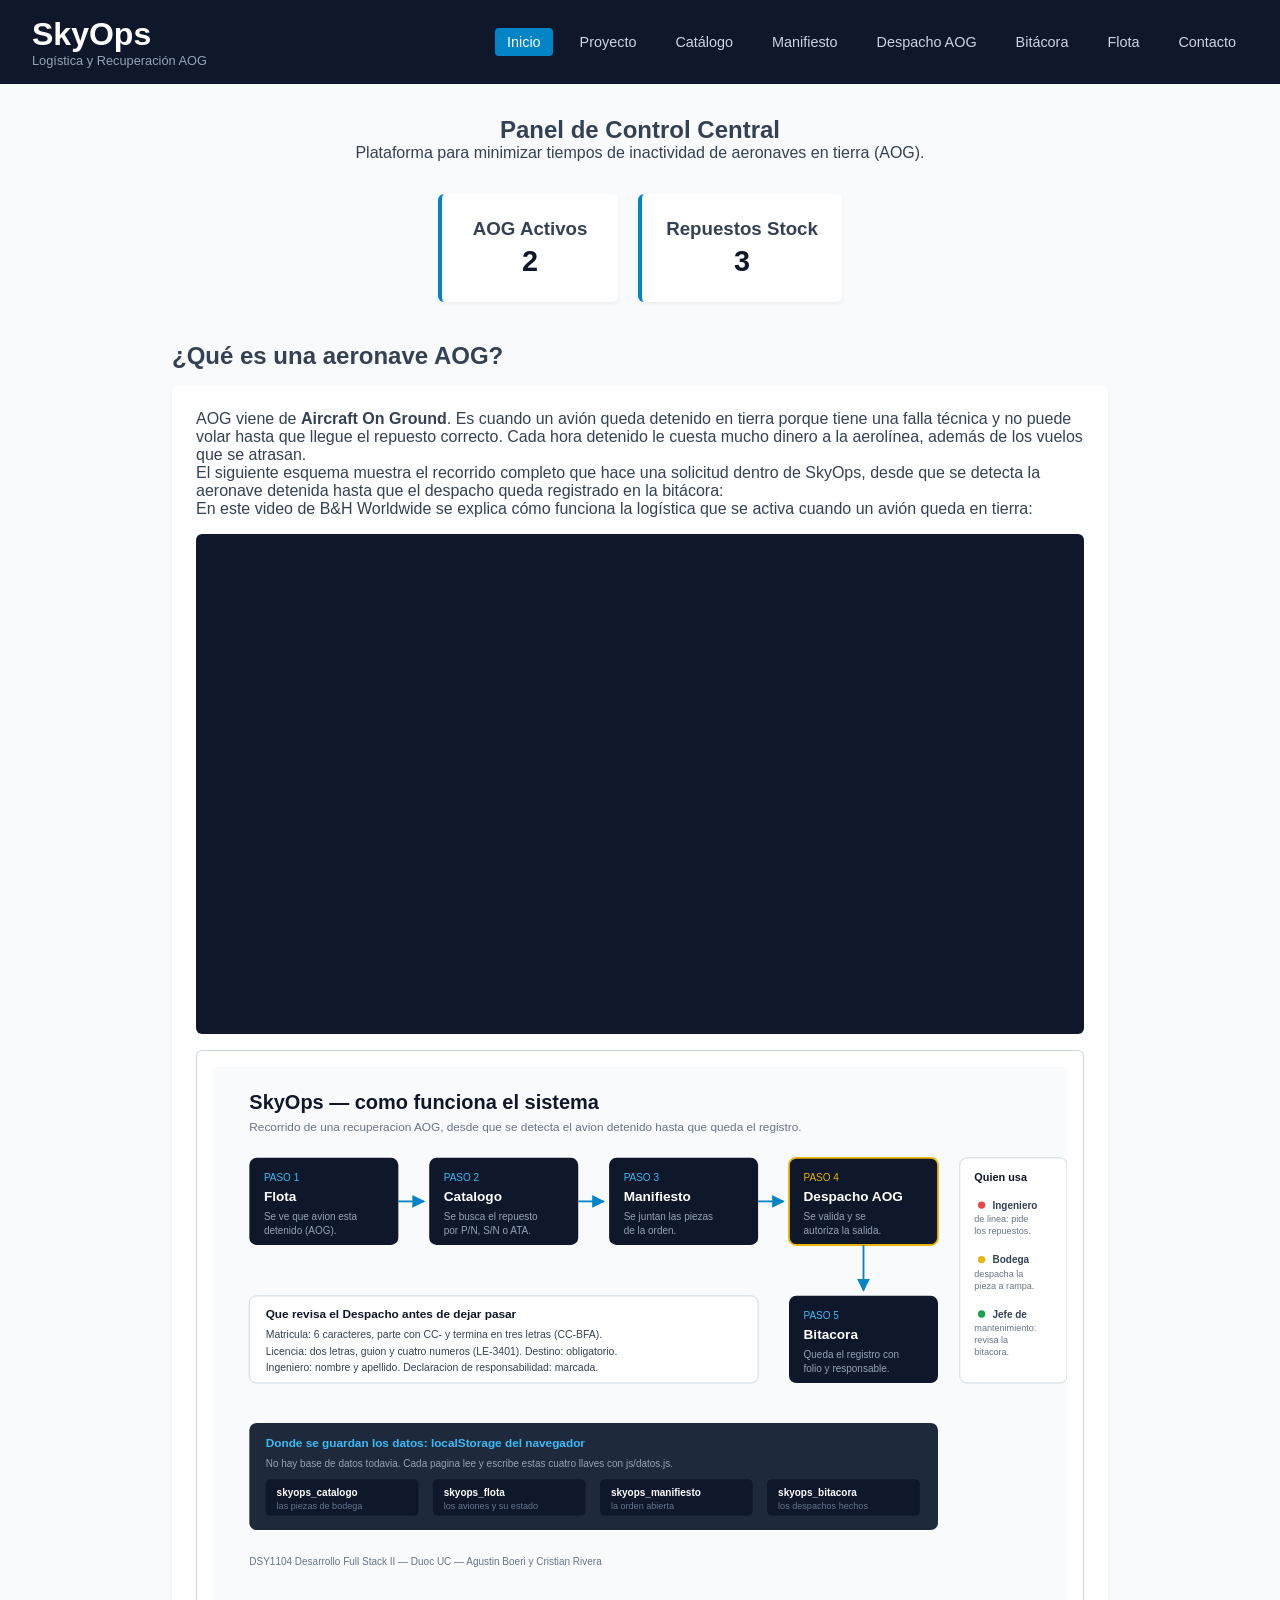
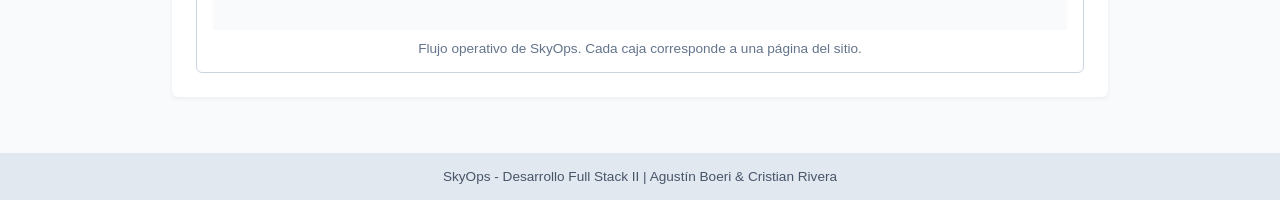
<file: index.html>
<!DOCTYPE html>
<html lang="es">
<head>
    <meta charset="UTF-8">
    <meta name="viewport" content="width=device-width, initial-scale=1.0">
    <meta name="description" content="SkyOps: plataforma de logistica y recuperacion de aeronaves detenidas en tierra (AOG). Panel central con el estado de la operacion.">
    <link rel="icon" type="image/svg+xml" href="assets/img/favicon.svg">
    <title>SkyOps - Inicio</title>
    <link rel="stylesheet" href="css/estilos.css">
    <link rel="stylesheet" href="css/formularios.css">
</head>
<body>
    <header>
        <div class="logo">
            <h1>SkyOps</h1>
            <p>Logística y Recuperación AOG</p>
        </div>
        <nav aria-label="Menu principal">
            <ul class="lista-menu">
                <li><a href="index.html" class="activo">Inicio</a></li>
                <li><a href="proyecto.html">Proyecto</a></li>
                <li><a href="catalogo.html">Catálogo</a></li>
                <li><a href="manifiesto.html">Manifiesto</a></li>
                <li><a href="despacho.html">Despacho AOG</a></li>
                <li><a href="bitacora.html">Bitácora</a></li>
                <li><a href="flota.html">Flota</a></li>
                <li><a href="contacto.html">Contacto</a></li>
            </ul>
        </nav>
    </header>

    <main class="contenedor">
        <section class="bienvenida">
            <h2>Panel de Control Central</h2>
            <p>Plataforma para minimizar tiempos de inactividad de aeronaves en tierra (AOG).</p>
        </section>

        <section class="panel-resumen">
            <article class="tarjeta-dato">
                <h3>AOG Activos</h3>
                <p id="stat-aog">0</p>
            </article>
            <article class="tarjeta-dato">
                <h3>Repuestos Stock</h3>
                <p id="stat-repuestos">0</p>
            </article>
        </section>

        <section class="seccion-video">
            <h2>&iquest;Qu&eacute; es una aeronave AOG?</h2>

            <article class="caja-formulario">
                <p>AOG viene de <strong>Aircraft On Ground</strong>. Es cuando un avi&oacute;n
                   queda detenido en tierra porque tiene una falla t&eacute;cnica y no puede
                   volar hasta que llegue el repuesto correcto. Cada hora detenido le cuesta
                   mucho dinero a la aerol&iacute;nea, adem&aacute;s de los vuelos que se atrasan.</p>
                <p>El siguiente esquema muestra el recorrido completo que hace una
                   solicitud dentro de SkyOps, desde que se detecta la aeronave detenida
                   hasta que el despacho queda registrado en la bit&aacute;cora:</p>

                <p>En este video de B&amp;H Worldwide se explica c&oacute;mo funciona la
                   log&iacute;stica que se activa cuando un avi&oacute;n queda en tierra:</p>

                <div class="marco-video">
                    <iframe src="https://www.youtube.com/embed/A2VQTHK-MQM"
                            title="Aircraft on Ground (AOG): How B&amp;H Worldwide Keeps Airlines Flying"
                            allowfullscreen></iframe>
                </div>

                <figure class="figura-diagrama">
                    <img src="docs/mockup-sistema.svg"
                         alt="Diagrama del flujo de SkyOps: Flota lleva al Cat&aacute;logo, el Cat&aacute;logo al Manifiesto, el Manifiesto al Despacho AOG y el Despacho a la Bit&aacute;cora.">
                    <figcaption>Flujo operativo de SkyOps. Cada caja corresponde a una p&aacute;gina del sitio.</figcaption>
                </figure>
            </article>
        </section>
    </main>

    <footer>
        <p>SkyOps - Desarrollo Full Stack II | Agustín Boeri & Cristian Rivera</p>
    </footer>

    <script src="js/datos.js"></script>
    <script src="js/principal.js"></script>
</body>
</html>
</file>
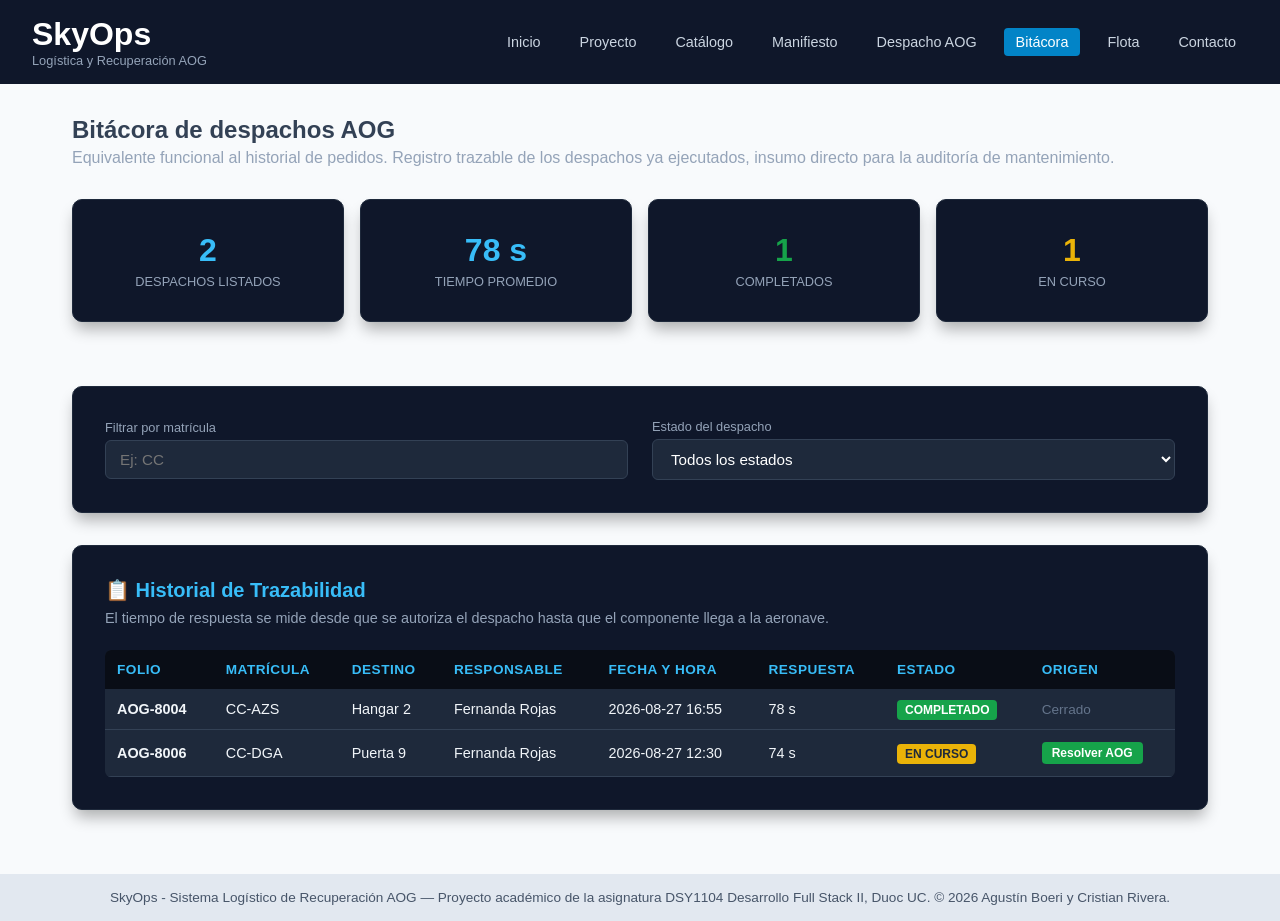
<file: bitacora.html>
<!DOCTYPE html>
<html lang="es">
<head>
    <meta charset="UTF-8">
    <meta name="viewport" content="width=device-width, initial-scale=1.0">
    <meta name="description" content="Bitacora de despachos AOG de SkyOps: registro trazable de los despachos ejecutados para la auditoria de mantenimiento.">
    <link rel="icon" type="image/svg+xml" href="assets/img/favicon.svg">
    <title>SkyOps - Bitácora de Despachos AOG</title>
    <link rel="stylesheet" href="css/estilos.css">
    <link rel="stylesheet" href="css/formularios.css">
</head>
<body>
    <header>
        <div class="logo">
            <h1>SkyOps</h1>
            <p>Logística y Recuperación AOG</p>
        </div>
        <nav aria-label="Menu principal">
            <ul class="lista-menu">
                <li><a href="index.html">Inicio</a></li>
                <li><a href="proyecto.html">Proyecto</a></li>
                <li><a href="catalogo.html">Catálogo</a></li>
                <li><a href="manifiesto.html">Manifiesto</a></li>
                <li><a href="despacho.html">Despacho AOG</a></li>
                <li><a href="bitacora.html" class="activo">Bitácora</a></li>
                <li><a href="flota.html">Flota</a></li>
                <li><a href="contacto.html">Contacto</a></li>
            </ul>
        </nav>
    </header>

    <main class="contenedor contenedor-ancho">
        <section class="encabezado-pagina">
            <h2>Bitácora de despachos AOG</h2>
            <p class="texto-secundario">Equivalente funcional al historial de pedidos. Registro trazable de los despachos ya ejecutados, insumo directo para la auditoría de mantenimiento.</p>
        </section>

        <section class="grid-kpis grid-kpis">
            <article class="seccion-oscura tarjeta-kpi">
                <span id="kpi-total" class="numero-kpi">0</span>
                <p class="etiqueta-kpi">Despachos Listados</p>
            </article>
            <article class="seccion-oscura tarjeta-kpi">
                <span class="numero-kpi">78 s</span>
                <p class="etiqueta-kpi">Tiempo Promedio</p>
            </article>
            <article class="seccion-oscura tarjeta-kpi">
                <span id="kpi-completados" class="numero-kpi numero-verde">0</span>
                <p class="etiqueta-kpi">Completados</p>
            </article>
            <article class="seccion-oscura tarjeta-kpi">
                <span id="kpi-cursos" class="numero-kpi numero-amarillo">0</span>
                <p class="etiqueta-kpi">En Curso</p>
            </article>
        </section>

        <section class="seccion-oscura fila-filtros">
            <div class="columna-flexible">
                <label class="label-form">Filtrar por matrícula</label>
                <input type="text" id="filtro-mat" placeholder="Ej: CC" class="input-custom">
            </div>
            <div class="columna-flexible">
                <label class="label-form">Estado del despacho</label>
                <select id="filtro-estado" class="input-custom">
                    <option value="">Todos los estados</option>
                    <option value="COMPLETADO">COMPLETADO</option>
                    <option value="EN CURSO">EN CURSO</option>
                </select>
            </div>
        </section>

        <section class="seccion-oscura">
            <h3 class="titulo-seccion">📋 Historial de Trazabilidad</h3>
            <p class="subtitulo-seccion">El tiempo de respuesta se mide desde que se autoriza el despacho hasta que el componente llega a la aeronave.</p>
            <div class="tabla-scroll">
                <table class="tabla-despacho">
                    <thead>
                        <tr>
                            <th>Folio</th>
                            <th>Matrícula</th>
                            <th>Destino</th>
                            <th>Responsable</th>
                            <th>Fecha y Hora</th>
                            <th>Respuesta</th>
                            <th>Estado</th>
                            <th>Origen</th>
                        </tr>
                    </thead>
                    <tbody id="tabla-bitacora-body">
                        <!-- Dinámico vía JS -->
                    </tbody>
                </table>
            </div>
        </section>
    </main>

    <footer>
        <p>SkyOps - Sistema Logístico de Recuperación AOG — Proyecto académico de la asignatura DSY1104 Desarrollo Full Stack II, Duoc UC. © 2026 Agustín Boeri y Cristian Rivera.</p>
    </footer>

    <script src="js/datos.js"></script>
    <script src="js/bitacora.js"></script>
</body>
</html>
</file>
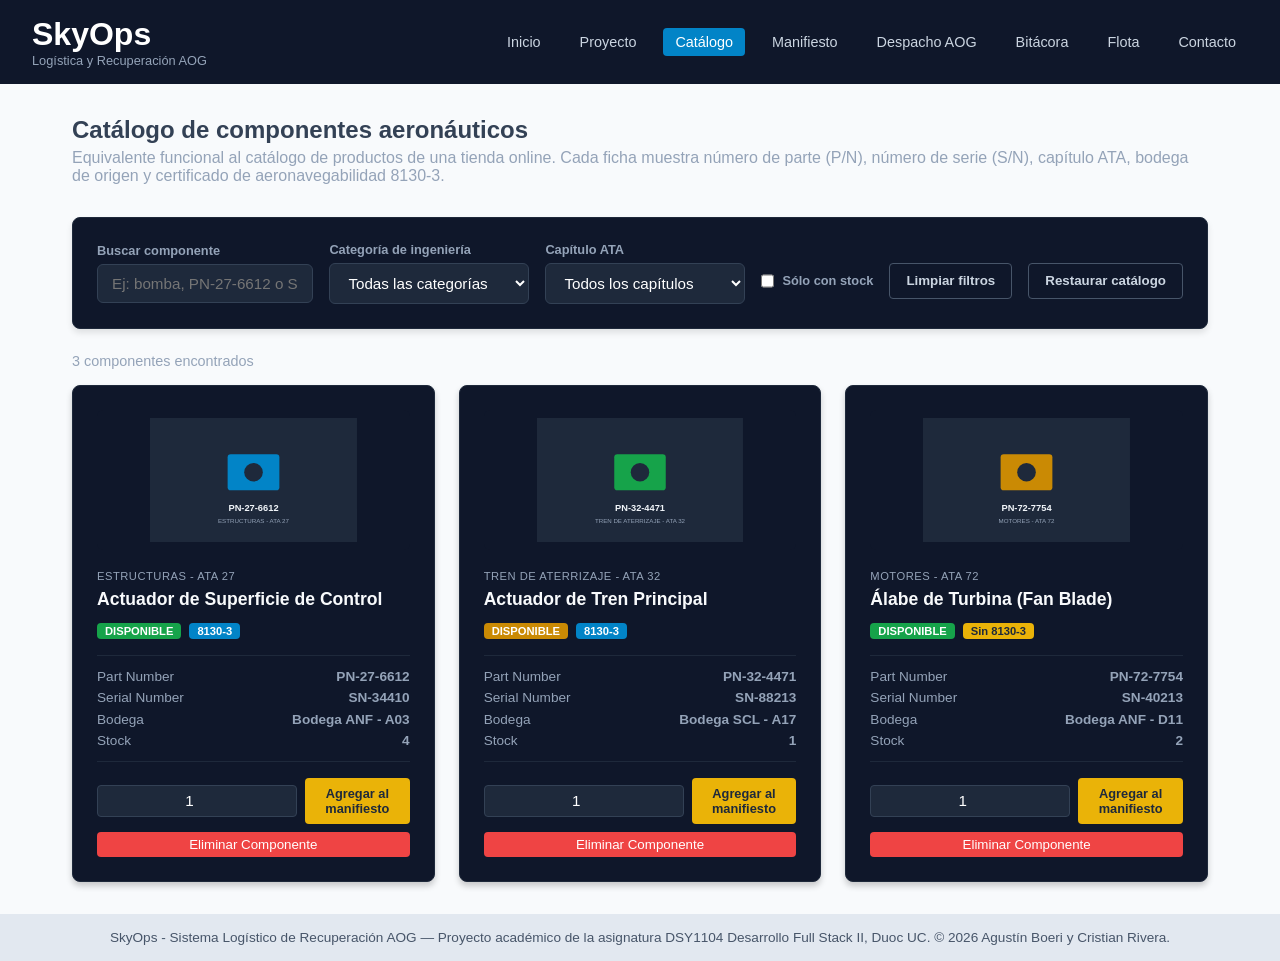
<file: catalogo.html>
<!DOCTYPE html>
<html lang="es">
<head>
    <meta charset="UTF-8">
    <meta name="viewport" content="width=device-width, initial-scale=1.0">
    <meta name="description" content="Catalogo de componentes aeronauticos de SkyOps: numero de parte, numero de serie, capitulo ATA, bodega, stock y certificado 8130-3.">
    <link rel="icon" type="image/svg+xml" href="assets/img/favicon.svg">
    <title>SkyOps - Catálogo de Componentes</title>
    <link rel="stylesheet" href="css/estilos.css">
    <link rel="stylesheet" href="css/formularios.css">
</head>
<body>
    <header>
        <div class="logo">
            <h1>SkyOps</h1>
            <p>Logística y Recuperación AOG</p>
        </div>
        <nav aria-label="Menu principal">
            <ul class="lista-menu">
                <li><a href="index.html">Inicio</a></li>
                <li><a href="proyecto.html">Proyecto</a></li>
                <li><a href="catalogo.html" class="activo">Catálogo</a></li>
                <li><a href="manifiesto.html">Manifiesto</a></li>
                <li><a href="despacho.html">Despacho AOG</a></li>
                <li><a href="bitacora.html">Bitácora</a></li>
                <li><a href="flota.html">Flota</a></li>
                <li><a href="contacto.html">Contacto</a></li>
            </ul>
        </nav>
    </header>

    <main class="contenedor contenedor-ancho">
        <section class="encabezado-pagina">
            <h2>Catálogo de componentes aeronáuticos</h2>
            <p class="texto-secundario">Equivalente funcional al catálogo de productos de una tienda online. Cada ficha muestra número de parte (P/N), número de serie (S/N), capítulo ATA, bodega de origen y certificado de aeronavegabilidad 8130-3.</p>
        </section>

        <section class="panel-filtros">
            <div class="filtro-grupo principal">
                <label for="input-buscar">Buscar componente</label>
                <input type="text" id="input-buscar" placeholder="Ej: bomba, PN-27-6612 o SN-34410" class="input-custom">
            </div>
            <div class="filtro-grupo">
                <label for="filtro-categoria">Categoría de ingeniería</label>
                <select id="filtro-categoria" class="input-custom">
                    <option value="">Todas las categorías</option>
                    <option value="ESTRUCTURAS">Estructuras</option>
                    <option value="MOTORES">Motores</option>
                    <option value="TREN">Tren de Aterrizaje</option>
                </select>
            </div>
            <div class="filtro-grupo">
                <label for="filtro-ata">Capítulo ATA</label>
                <select id="filtro-ata" class="input-custom">
                    <option value="">Todos los capítulos</option>
                    <option value="ATA 27">ATA 27 (Mandos)</option>
                    <option value="ATA 32">ATA 32 (Tren)</option>
                    <option value="ATA 72">ATA 72 (Motor)</option>
                </select>
            </div>
            <div class="filtro-grupo filtro-abajo">
                <label class="label-check">
                    <input type="checkbox" id="check-stock" class="check-stock">
                    Sólo con stock
                </label>
            </div>
            <div class="filtro-grupo filtro-abajo">
                <button id="btn-limpiar-filtros" class="btn-secundario btn-alineado">Limpiar filtros</button>
            </div>
            <div class="filtro-grupo filtro-abajo">
                <button id="btn-restaurar-catalogo" class="btn-secundario btn-alineado">Restaurar catálogo</button>
            </div>
        </section>

        <p id="aviso-aeronave" class="aviso-aeronave"></p>

        <p id="contador-resultados" class="contador-resultados"></p>

        <div id="grid-catalogo" class="grid-componentes">
            <!-- Dinámico vía JS -->
        </div>
    </main>

    <footer>
        <p>SkyOps - Sistema Logístico de Recuperación AOG — Proyecto académico de la asignatura DSY1104 Desarrollo Full Stack II, Duoc UC. © 2026 Agustín Boeri y Cristian Rivera.</p>
    </footer>

    <script src="js/datos.js"></script>
    <script src="js/catalogo.js"></script>
</body>
</html>
</file>
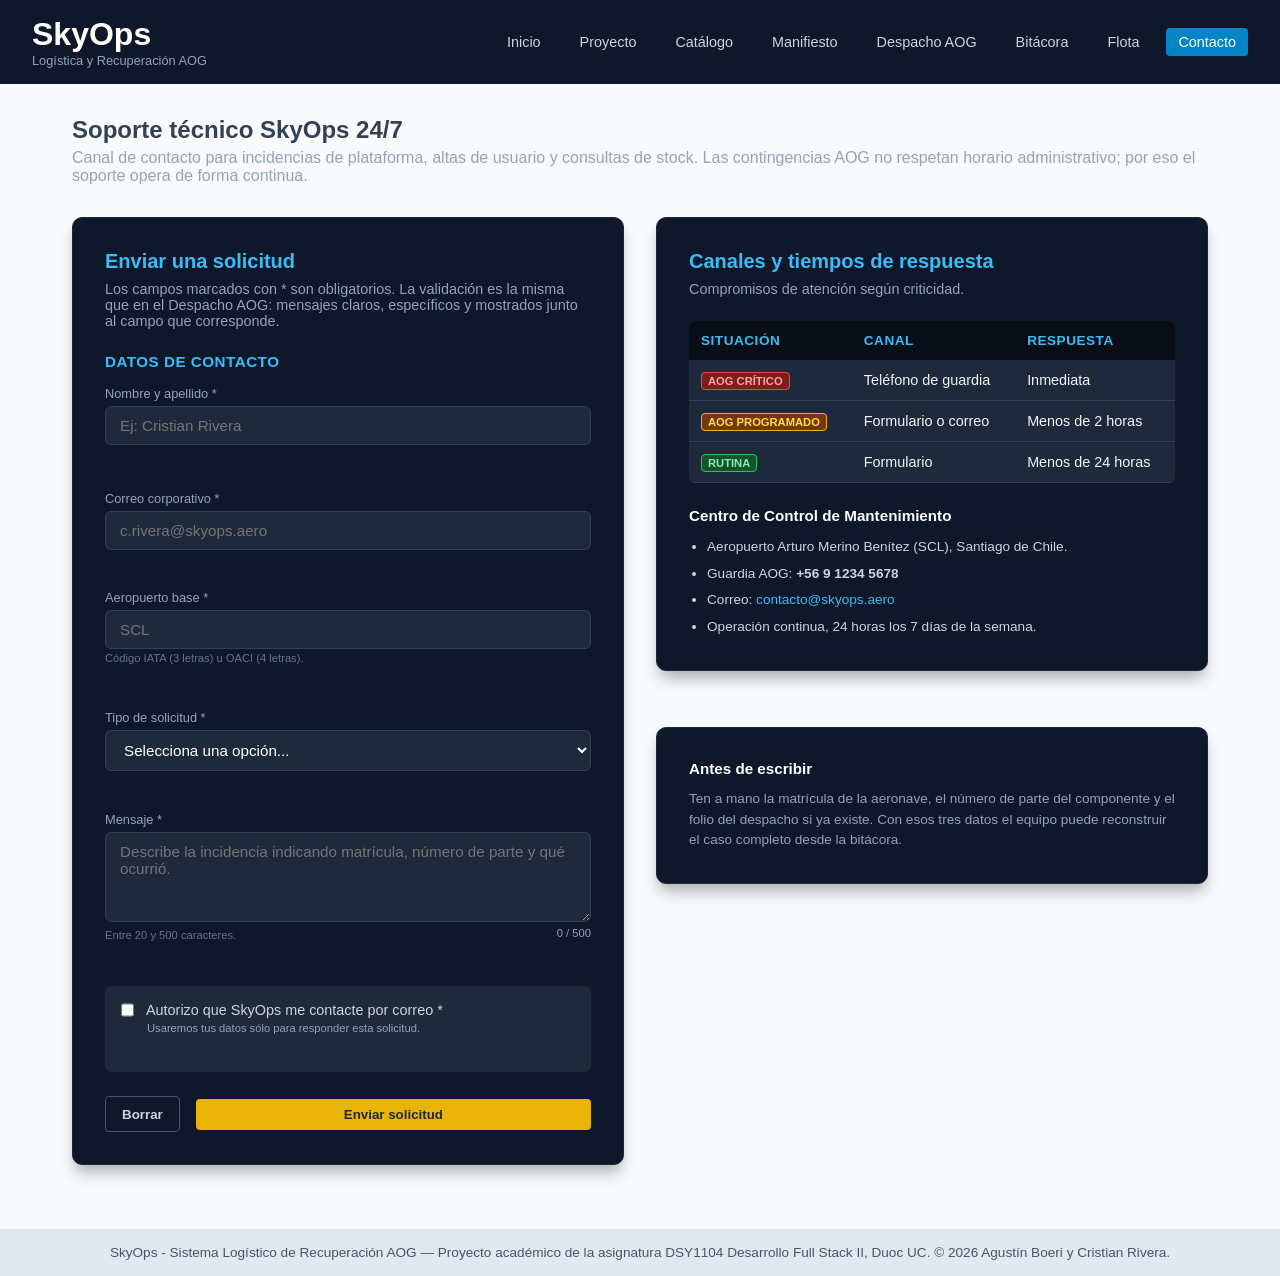
<file: contacto.html>
<!DOCTYPE html>
<html lang="es">
<head>
    <meta charset="UTF-8">
    <meta name="viewport" content="width=device-width, initial-scale=1.0">
    <meta name="description" content="Soporte tecnico SkyOps 24/7: canal de contacto para incidencias de plataforma, altas de usuario y consultas de stock.">
    <link rel="icon" type="image/svg+xml" href="assets/img/favicon.svg">
    <title>SkyOps - Soporte técnico 24/7</title>
    <link rel="stylesheet" href="css/estilos.css">
    <link rel="stylesheet" href="css/formularios.css">
</head>
<body>
    <header>
        <div class="logo">
            <h1>SkyOps</h1>
            <p>Logística y Recuperación AOG</p>
        </div>
        <nav aria-label="Menu principal">
            <ul class="lista-menu">
                <li><a href="index.html">Inicio</a></li>
                <li><a href="proyecto.html">Proyecto</a></li>
                <li><a href="catalogo.html">Catálogo</a></li>
                <li><a href="manifiesto.html">Manifiesto</a></li>
                <li><a href="despacho.html">Despacho AOG</a></li>
                <li><a href="bitacora.html">Bitácora</a></li>
                <li><a href="flota.html">Flota</a></li>
                <li><a href="contacto.html" class="activo">Contacto</a></li>
            </ul>
        </nav>
    </header>

    <main class="contenedor contenedor-ancho">
        <section class="encabezado-pagina">
            <h2>Soporte técnico SkyOps 24/7</h2>
            <p class="texto-secundario">Canal de contacto para incidencias de plataforma, altas de usuario y consultas de stock. Las contingencias AOG no respetan horario administrativo; por eso el soporte opera de forma continua.</p>
        </section>

        <section class="layout-contacto">
            
            <!-- Formulario de Solicitud -->
            <form id="form-contacto" class="seccion-oscura sin-margen-abajo" novalidate>
                <h3 class="titulo-seccion">Enviar una solicitud</h3>
                <p class="subtitulo-seccion">Los campos marcados con * son obligatorios. La validación es la misma que en el Despacho AOG: mensajes claros, específicos y mostrados junto al campo que corresponde.</p>

                <h4 class="subtitulo-grupo">Datos de contacto</h4>
                
                <div class="grid-2 espacio-abajo-chico">
                    <div class="campo">
                        <label class="label-form" for="nombre-contacto">Nombre y apellido *</label>
                        <input type="text" id="nombre-contacto" placeholder="Ej: Cristian Rivera" class="input-custom" autocomplete="name">
                        <span class="error-campo" id="error-nombre"></span>
                    </div>
                    <div class="campo">
                        <label class="label-form" for="correo-contacto">Correo corporativo *</label>
                        <input type="email" id="correo-contacto" placeholder="c.rivera@skyops.aero" class="input-custom" autocomplete="email">
                        <span class="error-campo" id="error-correo"></span>
                    </div>
                </div>

                <div class="grid-2 espacio-abajo-chico">
                    <div class="campo">
                        <label class="label-form" for="aeropuerto-base">Aeropuerto base *</label>
                        <input type="text" id="aeropuerto-base" list="lista-aeropuertos" placeholder="SCL" class="input-custom" maxlength="4" autocomplete="off">
                        <datalist id="lista-aeropuertos">
                            <option value="SCL">Santiago</option>
                            <option value="ANF">Antofagasta</option>
                            <option value="CCP">Concepcion</option>
                            <option value="PMC">Puerto Montt</option>
                        </datalist>
                        <span class="pista-campo">Código IATA (3 letras) u OACI (4 letras).</span>
                        <span class="error-campo" id="error-aeropuerto"></span>
                    </div>
                    <div class="campo">
                        <label class="label-form" for="tipo-solicitud">Tipo de solicitud *</label>
                        <select id="tipo-solicitud" class="input-custom">
                            <option value="">Selecciona una opción...</option>
                            <option value="AOG Crítico">AOG Crítico (Inmediato)</option>
                            <option value="AOG Programado">AOG Programado (&lt; 2 horas)</option>
                            <option value="Rutina">Rutina / Stock (&lt; 24 horas)</option>
                        </select>
                        <span class="error-campo" id="error-tipo"></span>
                    </div>
                </div>

                <div class="espacio-abajo-chico campo">
                    <label class="label-form" for="mensaje-contacto">Mensaje *</label>
                    <textarea id="mensaje-contacto" placeholder="Describe la incidencia indicando matrícula, número de parte y qué ocurrió." rows="4" class="input-custom"></textarea>
                    <div class="fila-contador">
                        <span class="pista-campo">Entre 20 y 500 caracteres.</span>
                        <span id="contador-caracteres" class="contador-caracteres">0 / 500</span>
                    </div>
                    <span class="error-campo" id="error-mensaje"></span>
                </div>

                <div class="caja-declaracion">
                    <label class="label-declaracion">
                        <input type="checkbox" id="check-autorizacion" class="check-amarillo">
                        Autorizo que SkyOps me contacte por correo *
                    </label>
                    <span class="nota-consentimiento">Usaremos tus datos sólo para responder esta solicitud.</span>
                    <span class="error-campo" id="error-consentimiento"></span>
                </div>

                <div class="acciones-form">
                    <button type="button" class="btn-secundario" onclick="document.getElementById('form-contacto').reset()">Borrar</button>
                    <button type="submit" class="btn-manifesto btn-enviar">Enviar solicitud</button>
                </div>
            </form>

            <!-- Canales y Tiempos de Respuesta -->
            <div class="columna-lateral">
                <div class="seccion-oscura sin-margen-abajo">
                    <h3 class="titulo-seccion">Canales y tiempos de respuesta</h3>
                    <p class="subtitulo-seccion">Compromisos de atención según criticidad.</p>
                    
                    <div class="tabla-scroll espacio-abajo">
                        <table class="tabla-despacho">
                            <thead>
                                <tr>
                                    <th>Situación</th>
                                    <th>Canal</th>
                                    <th>Respuesta</th>
                                </tr>
                            </thead>
                            <tbody>
                                <tr>
                                    <td><span class="badge-critico">AOG CRÍTICO</span></td>
                                    <td>Teléfono de guardia</td>
                                    <td>Inmediata</td>
                                </tr>
                                <tr>
                                    <td><span class="badge-programado">AOG PROGRAMADO</span></td>
                                    <td>Formulario o correo</td>
                                    <td>Menos de 2 horas</td>
                                </tr>
                                <tr>
                                    <td><span class="badge-rutina">RUTINA</span></td>
                                    <td>Formulario</td>
                                    <td>Menos de 24 horas</td>
                                </tr>
                            </tbody>
                        </table>
                    </div>

                    <h4 class="titulo-sub">Centro de Control de Mantenimiento</h4>
                    <ul class="lista-datos">
                        <li>Aeropuerto Arturo Merino Benítez (SCL), Santiago de Chile.</li>
                        <li>Guardia AOG: <strong>+56 9 1234 5678</strong></li>
                        <li>Correo: <span class="texto-celeste">contacto@skyops.aero</span></li>
                        <li>Operación continua, 24 horas los 7 días de la semana.</li>
                    </ul>
                </div>

                <div class="seccion-oscura sin-margen-abajo panel-claro">
                    <h3 class="titulo-sub">Antes de escribir</h3>
                    <p class="parrafo-gris">Ten a mano la matrícula de la aeronave, el número de parte del componente y el folio del despacho si ya existe. Con esos tres datos el equipo puede reconstruir el caso completo desde la bitácora.</p>
                </div>
            </div>

        </section>
    </main>

    <footer>
        <p>SkyOps - Sistema Logístico de Recuperación AOG — Proyecto académico de la asignatura DSY1104 Desarrollo Full Stack II, Duoc UC. © 2026 Agustín Boeri y Cristian Rivera.</p>
    </footer>

    <script src="js/contacto.js"></script>
</body>
</html>
</file>
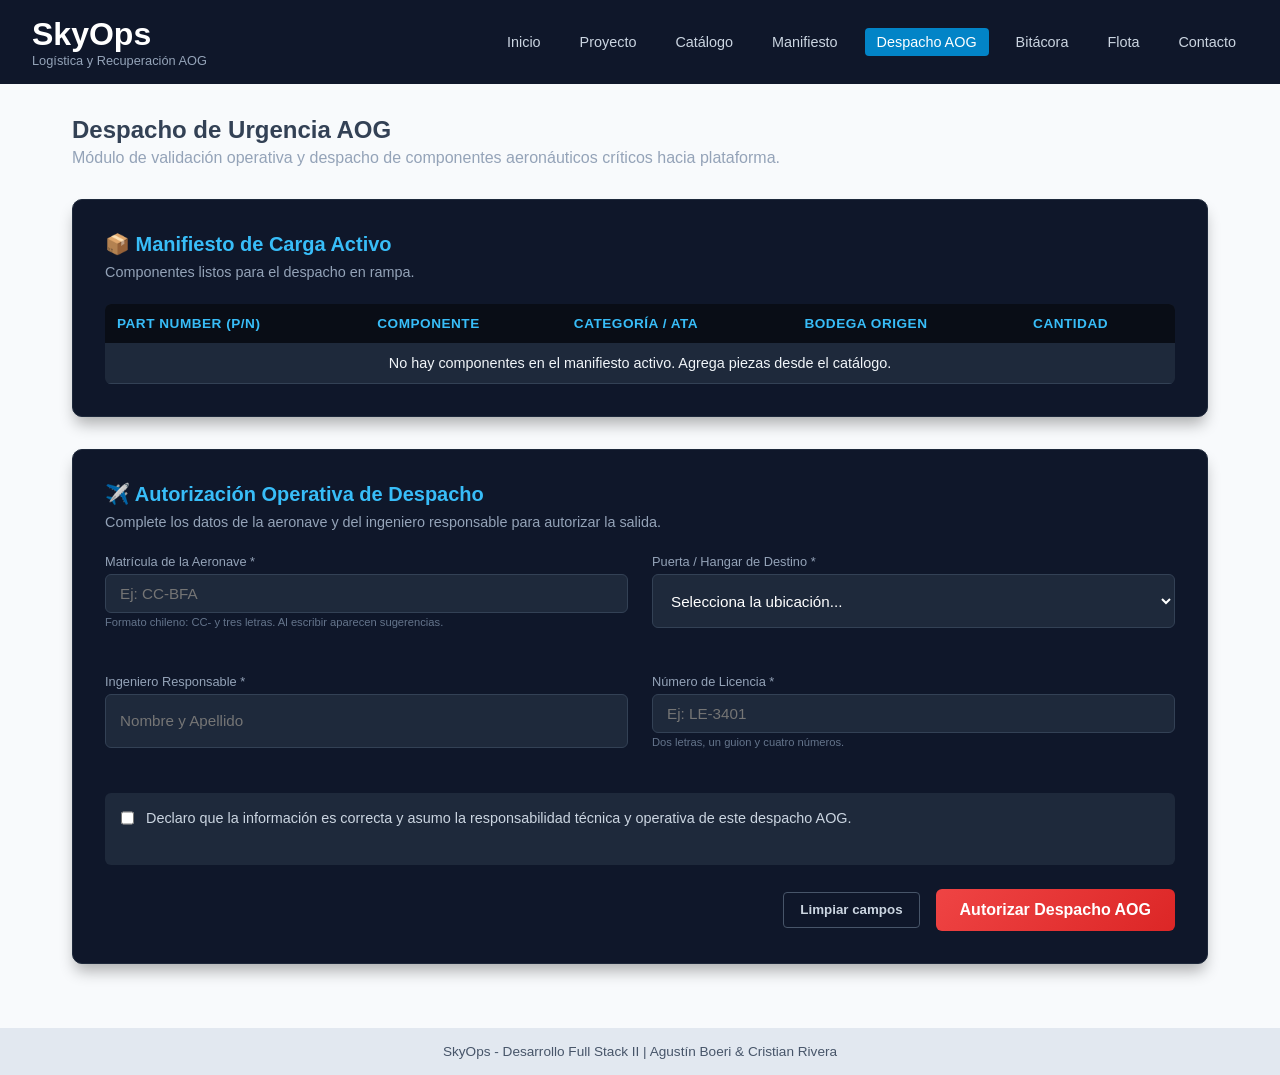
<file: despacho.html>
<!DOCTYPE html>
<html lang="es">
<head>
    <meta charset="UTF-8">
    <meta name="viewport" content="width=device-width, initial-scale=1.0">
    <meta name="description" content="Despacho de urgencia AOG de SkyOps: validacion de matricula, destino, ingeniero responsable y licencia antes de autorizar la salida del repuesto.">
    <link rel="icon" type="image/svg+xml" href="assets/img/favicon.svg">
    <title>SkyOps - Despacho de Urgencia AOG</title>
    <link rel="stylesheet" href="css/estilos.css">
    <link rel="stylesheet" href="css/formularios.css">
</head>
<body>
    <header>
        <div class="logo">
            <h1>SkyOps</h1>
            <p>Logística y Recuperación AOG</p>
        </div>
        <nav aria-label="Menu principal">
            <ul class="lista-menu">
                <li><a href="index.html">Inicio</a></li>
                <li><a href="proyecto.html">Proyecto</a></li>
                <li><a href="catalogo.html">Catálogo</a></li>
                <li><a href="manifiesto.html">Manifiesto</a></li>
                <li><a href="despacho.html" class="activo">Despacho AOG</a></li>
                <li><a href="bitacora.html">Bitácora</a></li>
                <li><a href="flota.html">Flota</a></li>
                <li><a href="contacto.html">Contacto</a></li>
            </ul>
        </nav>
    </header>

    <main class="contenedor contenedor-ancho">
        <section class="encabezado-pagina">
            <h2>Despacho de Urgencia AOG</h2>
            <p class="texto-secundario">Módulo de validación operativa y despacho de componentes aeronáuticos críticos hacia plataforma.</p>
        </section>

        <section class="seccion-oscura">
            <h3 class="titulo-seccion">📦 Manifiesto de Carga Activo</h3>
            <p class="subtitulo-seccion">Componentes listos para el despacho en rampa.</p>
            <div class="tabla-scroll">
                <table class="tabla-despacho">
                    <thead>
                        <tr>
                            <th>Part Number (P/N)</th>
                            <th>Componente</th>
                            <th>Categoría / ATA</th>
                            <th>Bodega Origen</th>
                            <th>Cantidad</th>
                        </tr>
                    </thead>
                    <tbody id="tabla-despacho-body">
                        <!-- Dinámico vía JS -->
                    </tbody>
                </table>
            </div>
        </section>

        <form id="form-despacho" class="seccion-oscura" novalidate>
            <h3 class="titulo-seccion">✈️ Autorización Operativa de Despacho</h3>
            <p class="subtitulo-seccion">Complete los datos de la aeronave y del ingeniero responsable para autorizar la salida.</p>

            <div class="grid-2 espacio-abajo">
                <div class="campo">
                    <label class="label-form" for="despacho-matricula">Matrícula de la Aeronave *</label>
                    <input type="text" id="despacho-matricula" list="lista-matriculas"
                           placeholder="Ej: CC-BFA" class="input-custom"
                           maxlength="6" autocomplete="off">
                    <datalist id="lista-matriculas">
                        <option value="CC-BFA">Airbus A320neo - LATAM</option>
                        <option value="CC-AVE">Airbus A321 - LATAM</option>
                        <option value="CC-AZS">Boeing 737-800 - Sky Airline</option>
                        <option value="CC-DBC">Airbus A320 - JetSMART</option>
                    </datalist>
                    <span class="pista-campo">Formato chileno: CC- y tres letras. Al escribir aparecen sugerencias.</span>
                    <span class="error-campo" id="error-matricula"></span>
                </div>
                <div class="campo">
                    <label class="label-form" for="despacho-destino">Puerta / Hangar de Destino *</label>
                    <select id="despacho-destino" class="input-custom">
                        <option value="">Selecciona la ubicación...</option>
                        <option value="Puerta 9">Puerta 9</option>
                        <option value="Puerta 14">Puerta 14</option>
                        <option value="Hangar 1">Hangar 1</option>
                        <option value="Plataforma Remota 1">Plataforma Remota 1</option>
                    </select>
                    <span class="error-campo" id="error-destino"></span>
                </div>
            </div>

            <div class="grid-2 espacio-abajo">
                <div class="campo">
                    <label class="label-form" for="despacho-ingeniero">Ingeniero Responsable *</label>
                    <input type="text" id="despacho-ingeniero" placeholder="Nombre y Apellido"
                           class="input-custom" autocomplete="name">
                    <span class="error-campo" id="error-ingeniero"></span>
                </div>
                <div class="campo">
                    <label class="label-form" for="despacho-licencia">Número de Licencia *</label>
                    <input type="text" id="despacho-licencia" placeholder="Ej: LE-3401"
                           class="input-custom" maxlength="7" autocomplete="off">
                    <span class="pista-campo">Dos letras, un guion y cuatro números.</span>
                    <span class="error-campo" id="error-licencia"></span>
                </div>
            </div>

            <div class="caja-declaracion">
                <label class="label-declaracion" for="check-autorizacion">
                    <input type="checkbox" id="check-autorizacion" class="check-grande">
                    Declaro que la información es correcta y asumo la responsabilidad técnica y operativa de este despacho AOG.
                </label>
                <span class="error-campo" id="error-autorizacion"></span>
            </div>

            <div class="acciones-form">
                <button type="button" class="btn-secundario" onclick="document.getElementById('form-despacho').reset()">Limpiar campos</button>
                <button type="submit" class="btn-autorizar">Autorizar Despacho AOG</button>
            </div>
        </form>
    </main>

    <footer>
        <p>SkyOps - Desarrollo Full Stack II | Agustín Boeri & Cristian Rivera</p>
    </footer>

    <script src="js/datos.js"></script>
    <script src="js/despacho.js"></script>
</body>
</html>
</file>
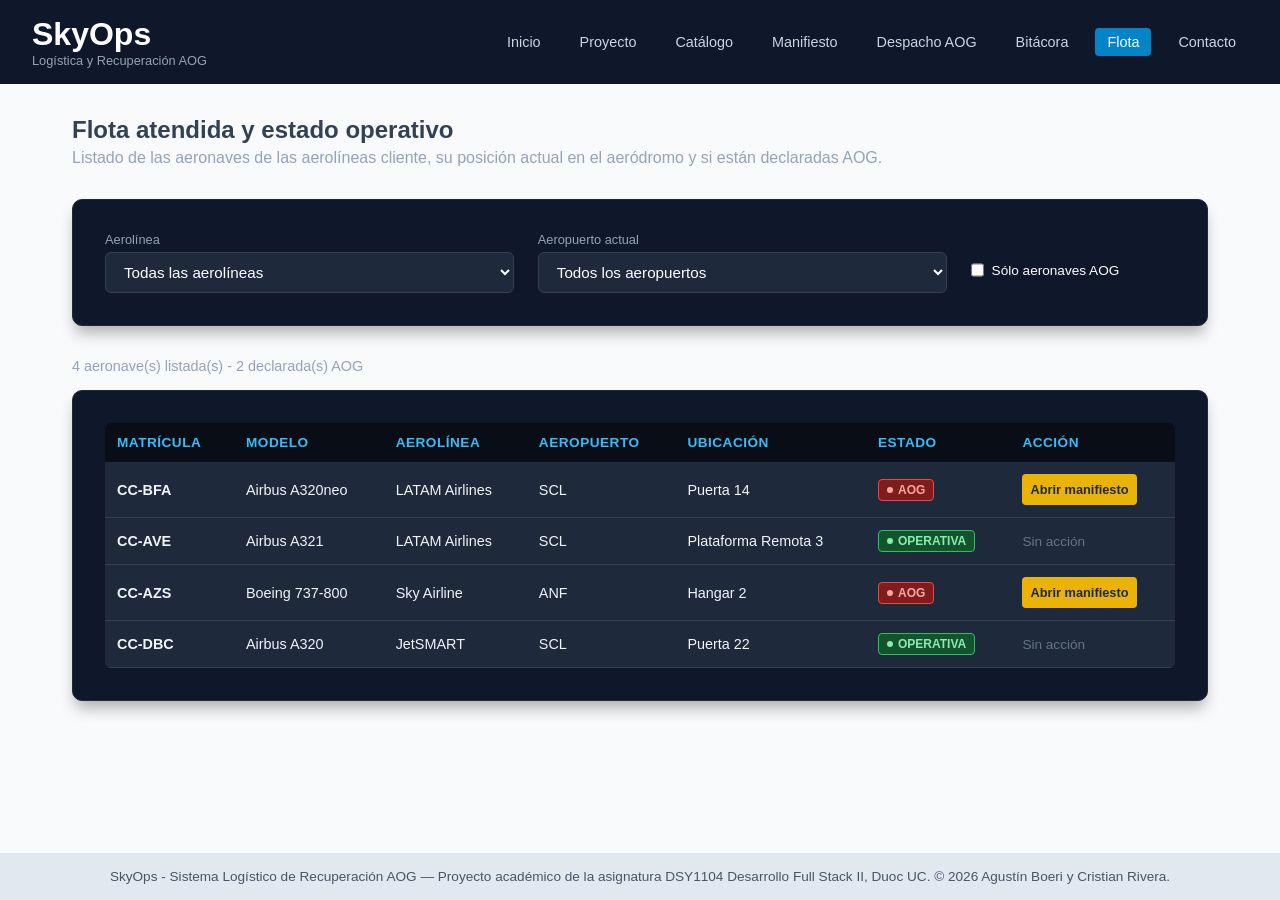
<file: flota.html>
<!DOCTYPE html>
<html lang="es">
<head>
    <meta charset="UTF-8">
    <meta name="viewport" content="width=device-width, initial-scale=1.0">
    <meta name="description" content="Flota atendida por SkyOps: aeronaves de las aerolineas cliente, su posicion en el aerodromo y si estan declaradas AOG.">
    <link rel="icon" type="image/svg+xml" href="assets/img/favicon.svg">
    <title>SkyOps - Flota atendida y estado operativo</title>
    <link rel="stylesheet" href="css/estilos.css">
    <link rel="stylesheet" href="css/formularios.css">
</head>
<body>
    <header>
        <div class="logo">
            <h1>SkyOps</h1>
            <p>Logística y Recuperación AOG</p>
        </div>
        <nav aria-label="Menu principal">
            <ul class="lista-menu">
                <li><a href="index.html">Inicio</a></li>
                <li><a href="proyecto.html">Proyecto</a></li>
                <li><a href="catalogo.html">Catálogo</a></li>
                <li><a href="manifiesto.html">Manifiesto</a></li>
                <li><a href="despacho.html">Despacho AOG</a></li>
                <li><a href="bitacora.html">Bitácora</a></li>
                <li><a href="flota.html" class="activo">Flota</a></li>
                <li><a href="contacto.html">Contacto</a></li>
            </ul>
        </nav>
    </header>

    <main class="contenedor contenedor-ancho">
        <section class="encabezado-pagina">
            <h2>Flota atendida y estado operativo</h2>
            <p class="texto-secundario">Listado de las aeronaves de las aerolíneas cliente, su posición actual en el aeródromo y si están declaradas AOG.</p>
        </section>

        <section class="seccion-oscura panel-filtros-flota">
            <div>
                <label class="label-form">Aerolínea</label>
                <select id="filtro-aerolinea" class="input-custom">
                    <option value="">Todas las aerolíneas</option>
                    <option value="LATAM Airlines">LATAM Airlines</option>
                    <option value="Sky Airline">Sky Airline</option>
                    <option value="JetSMART">JetSMART</option>
                </select>
            </div>
            <div>
                <label class="label-form">Aeropuerto actual</label>
                <select id="filtro-aeropuerto" class="input-custom">
                    <option value="">Todos los aeropuertos</option>
                    <option value="SCL">SCL (Santiago)</option>
                    <option value="ANF">ANF (Antofagasta)</option>
                    <option value="CCP">CCP (Concepción)</option>
                    <option value="PMC">PMC (Puerto Montt)</option>
                </select>
            </div>
            <div class="columna-check">
                <label class="label-check">
                    <input type="checkbox" id="check-aog" class="check-aog">
                    Sólo aeronaves AOG
                </label>
            </div>
        </section>

        <p id="contador-flota" class="contador-listado"></p>

        <section class="seccion-oscura">
            <div class="tabla-scroll">
                <table class="tabla-despacho">
                    <thead>
                        <tr>
                            <th>Matrícula</th>
                            <th>Modelo</th>
                            <th>Aerolínea</th>
                            <th>Aeropuerto</th>
                            <th>Ubicación</th>
                            <th>Estado</th>
                            <th>Acción</th>
                        </tr>
                    </thead>
                    <tbody id="tabla-flota-body">
                        <!-- Dinámico vía JS -->
                    </tbody>
                </table>
            </div>
        </section>
    </main>

    <footer>
        <p>SkyOps - Sistema Logístico de Recuperación AOG — Proyecto académico de la asignatura DSY1104 Desarrollo Full Stack II, Duoc UC. © 2026 Agustín Boeri y Cristian Rivera.</p>
    </footer>

    <script src="js/datos.js"></script>
    <script src="js/flota.js"></script>
</body>
</html>
</file>
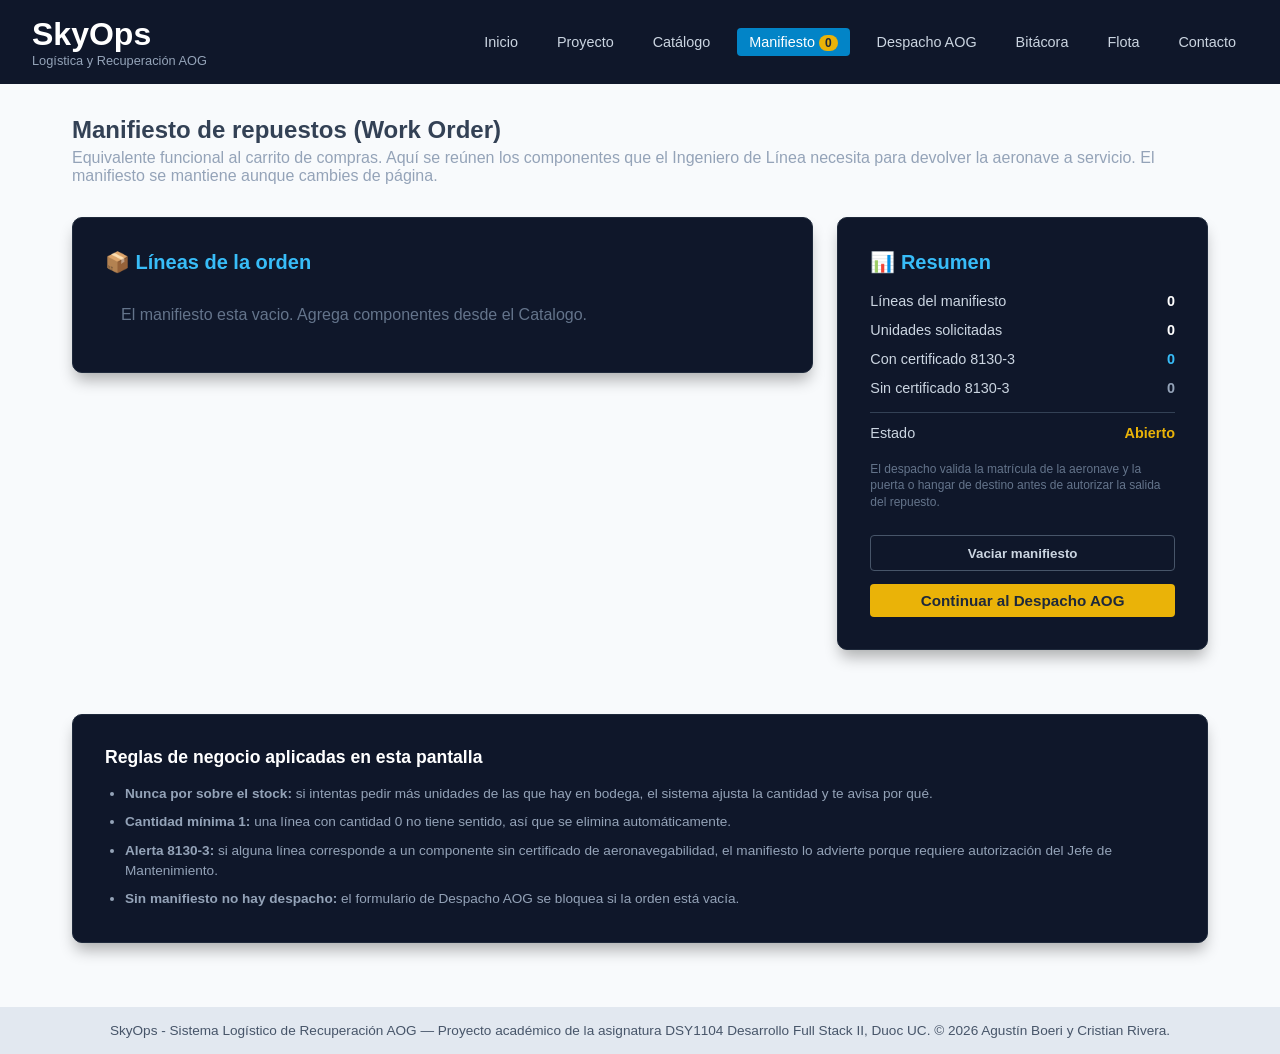
<file: manifiesto.html>
<!DOCTYPE html>
<html lang="es">
<head>
    <meta charset="UTF-8">
    <meta name="viewport" content="width=device-width, initial-scale=1.0">
    <meta name="description" content="Manifiesto de repuestos de SkyOps: lineas de la orden de trabajo, cantidades y control de stock antes del despacho.">
    <link rel="icon" type="image/svg+xml" href="assets/img/favicon.svg">
    <title>SkyOps - Manifiesto de repuestos (Work Order)</title>
    <link rel="stylesheet" href="css/estilos.css">
    <link rel="stylesheet" href="css/formularios.css">
</head>
<body>
    <header>
        <div class="logo">
            <h1>SkyOps</h1>
            <p>Logística y Recuperación AOG</p>
        </div>
        <nav aria-label="Menu principal">
            <ul class="lista-menu">
                <li><a href="index.html">Inicio</a></li>
                <li><a href="proyecto.html">Proyecto</a></li>
                <li><a href="catalogo.html">Catálogo</a></li>
                <li><a href="manifiesto.html" class="activo">Manifiesto <span id="badge-contador" class="badge-contador">0</span></a></li>
                <li><a href="despacho.html">Despacho AOG</a></li>
                <li><a href="bitacora.html">Bitácora</a></li>
                <li><a href="flota.html">Flota</a></li>
                <li><a href="contacto.html">Contacto</a></li>
            </ul>
        </nav>
    </header>

    <main class="contenedor contenedor-ancho">
        <section class="encabezado-pagina">
            <h2>Manifiesto de repuestos (Work Order)</h2>
            <p class="texto-secundario">Equivalente funcional al carrito de compras. Aquí se reúnen los componentes que el Ingeniero de Línea necesita para devolver la aeronave a servicio. El manifiesto se mantiene aunque cambies de página.</p>
        </section>

        <section class="layout-manifiesto">
            
            <div class="seccion-oscura sin-margen-abajo">
                <h3 class="titulo-seccion">📦 Líneas de la orden</h3>
                <div id="lista-manifiesto" class="lista-lineas">
                    <!-- Dinámico vía JS -->
                </div>
            </div>

            <div class="seccion-oscura sin-margen-abajo panel-claro">
                <h3 class="titulo-seccion">📊 Resumen</h3>
                
                <div class="bloque-resumen">
                    <div class="fila-resumen"><span>Líneas del manifiesto</span><strong id="resumen-lineas" class="valor-blanco">0</strong></div>
                    <div class="fila-resumen"><span>Unidades solicitadas</span><strong id="resumen-unidades" class="valor-blanco">0</strong></div>
                    <div class="fila-resumen"><span>Con certificado 8130-3</span><strong id="resumen-con-cert" class="texto-celeste">0</strong></div>
                    <div class="fila-resumen"><span>Sin certificado 8130-3</span><strong id="resumen-sin-cert" class="texto-gris">0</strong></div>
                    <div class="fila-resumen fila-total">
                        <span>Estado</span><strong class="texto-amarillo">Abierto</strong>
                    </div>
                </div>

                <p class="nota-chica">El despacho valida la matrícula de la aeronave y la puerta o hangar de destino antes de autorizar la salida del repuesto.</p>

                <div class="acciones-columna">
                    <button class="btn-secundario btn-ancho-total" onclick="vaciarManifiesto()">Vaciar manifiesto</button>
                    <a href="despacho.html" class="btn-manifesto btn-enlace">Continuar al Despacho AOG</a>
                </div>
            </div>

        </section>

        <section class="seccion-oscura espacio-arriba">
            <h3 class="titulo-simple">Reglas de negocio aplicadas en esta pantalla</h3>
            <ul class="lista-reglas">
                <li><strong>Nunca por sobre el stock:</strong> si intentas pedir más unidades de las que hay en bodega, el sistema ajusta la cantidad y te avisa por qué.</li>
                <li><strong>Cantidad mínima 1:</strong> una línea con cantidad 0 no tiene sentido, así que se elimina automáticamente.</li>
                <li><strong>Alerta 8130-3:</strong> si alguna línea corresponde a un componente sin certificado de aeronavegabilidad, el manifiesto lo advierte porque requiere autorización del Jefe de Mantenimiento.</li>
                <li><strong>Sin manifiesto no hay despacho:</strong> el formulario de Despacho AOG se bloquea si la orden está vacía.</li>
            </ul>
        </section>
    </main>

    <footer>
        <p>SkyOps - Sistema Logístico de Recuperación AOG — Proyecto académico de la asignatura DSY1104 Desarrollo Full Stack II, Duoc UC. © 2026 Agustín Boeri y Cristian Rivera.</p>
    </footer>

    <script src="js/datos.js"></script>
    <script src="js/manifiesto.js"></script>
</body>
</html>
</file>
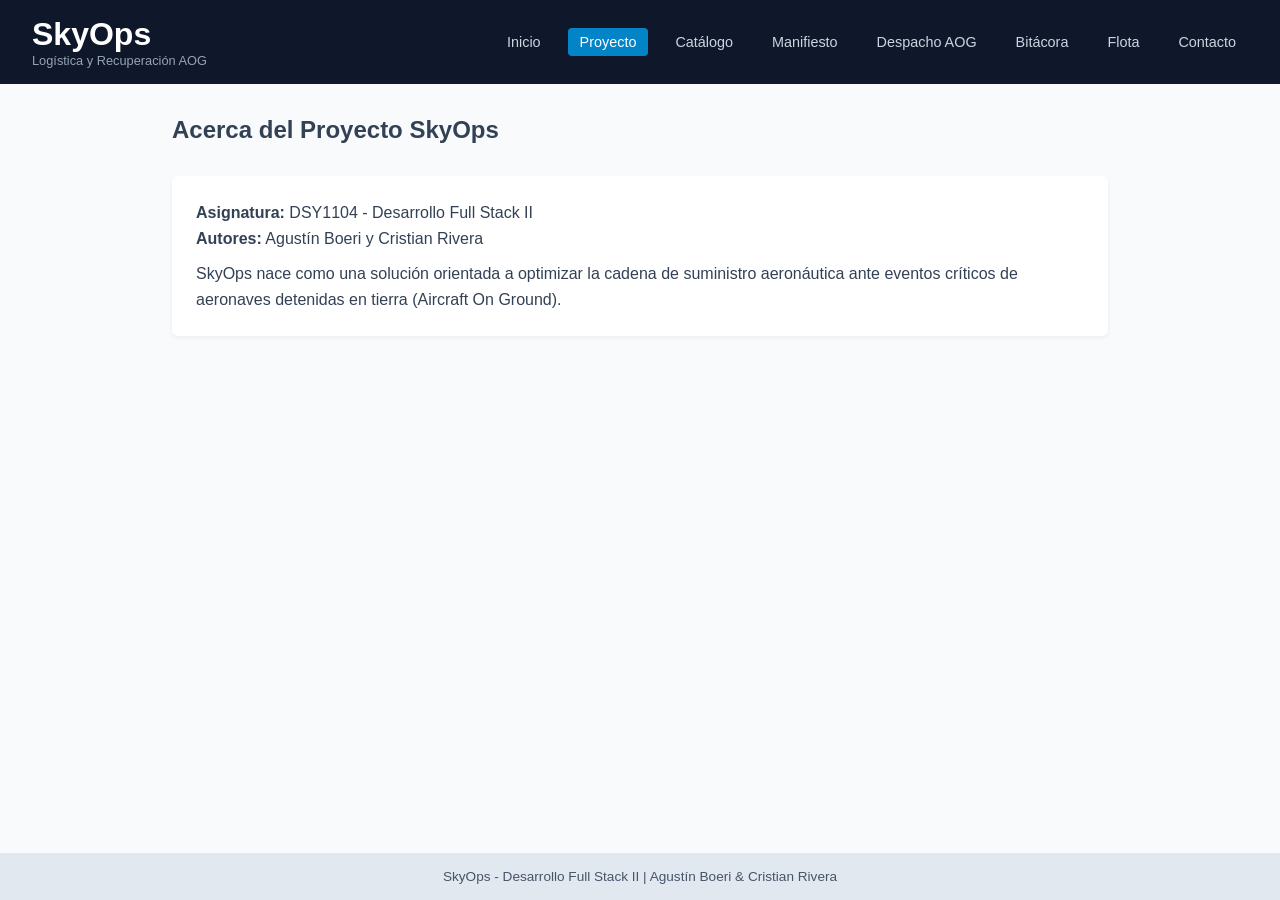
<file: proyecto.html>
<!DOCTYPE html>
<html lang="es">
<head>
    <meta charset="UTF-8">
    <meta name="viewport" content="width=device-width, initial-scale=1.0">
    <meta name="description" content="Informacion del proyecto SkyOps: asignatura, equipo y alcance de la plataforma de recuperacion AOG.">
    <link rel="icon" type="image/svg+xml" href="assets/img/favicon.svg">
    <title>SkyOps - Proyecto</title>
    <link rel="stylesheet" href="css/estilos.css">
    <link rel="stylesheet" href="css/formularios.css">
</head>
<body>
    <header>
        <div class="logo">
            <h1>SkyOps</h1>
            <p>Logística y Recuperación AOG</p>
        </div>
        <nav aria-label="Menu principal">
            <ul class="lista-menu">
                <li><a href="index.html">Inicio</a></li>
                <li><a href="proyecto.html" class="activo">Proyecto</a></li>
                <li><a href="catalogo.html">Catálogo</a></li>
                <li><a href="manifiesto.html">Manifiesto</a></li>
                <li><a href="despacho.html">Despacho AOG</a></li>
                <li><a href="bitacora.html">Bitácora</a></li>
                <li><a href="flota.html">Flota</a></li>
                <li><a href="contacto.html">Contacto</a></li>
            </ul>
        </nav>
    </header>

    <main class="contenedor">
        <section class="encabezado-pagina">
            <h2>Acerca del Proyecto SkyOps</h2>
        </section>

        <section class="detalle-proyecto">
        <article class="caja-formulario texto-comodo">
            <p><strong>Asignatura:</strong> DSY1104 - Desarrollo Full Stack II</p>
            <p><strong>Autores:</strong> Agustín Boeri y Cristian Rivera</p>
            <p class="parrafo-separado">SkyOps nace como una solución orientada a optimizar la cadena de suministro aeronáutica ante eventos críticos de aeronaves detenidas en tierra (Aircraft On Ground).</p>
        </article>
        </section>
    </main>

    <footer>
        <p>SkyOps - Desarrollo Full Stack II | Agustín Boeri & Cristian Rivera</p>
    </footer>
</body>
</html>
</file>
<file: css/estilos.css>
/* ==========================================================
   PALETA DEL SITIO
   Todos los colores del proyecto salen de aqui. Si hay que
   cambiar el look completo se cambia SOLO este bloque: como
   el resto del CSS usa var(--nombre), el cambio se propaga
   a las 8 paginas de una.
   Ejemplo: cambiar --acento de azul a naranjo tine los
   botones, los enlaces activos del menu y los titulos.
   ========================================================== */
:root {
    /* Colores de marca */
    --acento: #0284c7;          /* azul principal: botones y menu activo */
    --acento-oscuro: #0369a1;   /* el mismo azul al pasar el mouse */
    --celeste: #38bdf8;         /* azul claro: titulos y datos destacados */

    /* Fondos */
    --fondo: #f8fafc;           /* fondo general de la pagina */
    --primario: #0f172a;        /* azul muy oscuro: cabecera y paneles */
    --panel-negro: #090d16;     /* encabezado de las tablas oscuras */
    --panel-medio: #1e293b;     /* cajas dentro de los paneles oscuros */
    --gris-suave: #e2e8f0;      /* fondo del pie de pagina */
    --blanco: #ffffff;

    /* Textos */
    --texto: #334155;           /* texto normal sobre fondo claro */
    --texto-claro: #cbd5e1;     /* texto sobre fondo oscuro */
    --texto-tenue: #94a3b8;     /* etiquetas y textos secundarios */
    --texto-apagado: #64748b;   /* pistas y avisos poco importantes */
    --texto-suave: #f1f5f9;     /* casi blanco, para datos en tablas */

    /* Bordes */
    --borde: #cbd5e1;           /* borde de campos sobre fondo claro */
    --borde-oscuro: #334155;    /* borde dentro de los paneles oscuros */
    --borde-input: #475569;     /* borde de los campos numericos */

    /* Estados */
    --peligro: #ef4444;         /* errores y boton de eliminar */
    --peligro-oscuro: #dc2626;
    --verde: #16a34a;           /* completado / disponible */
    --verde-claro: #22c55e;
    --amarillo: #eab308;        /* en curso / stock bajo */
    --amarillo-oscuro: #ca8a04;

    /* Insignias (fondo + texto de cada estado) */
    --rojo-fondo: #7f1d1d;
    --rojo-texto: #fca5a5;
    --ambar-fondo: #78350f;
    --ambar-texto: #fde047;
    --verde-fondo: #14532d;
    --verde-texto: #86efac;
}
* {
    box-sizing: border-box;
    margin: 0;
    padding: 0;
    font-family: Arial, sans-serif;
}

body {
    background-color: var(--fondo);
    color: var(--texto);
    display: flex;
    flex-direction: column;
    min-height: 100vh;
}

header {
    background-color: var(--primario);
    color: var(--blanco);
    padding: 1rem 2rem;
    display: flex;
    justify-content: space-between;
    align-items: center;
}

.logo p {
    font-size: 0.8rem;
    color: var(--texto-tenue);
}

/* El menu ahora es una lista <ul><li>, que es lo correcto: son varios
   enlaces del mismo tipo. Se le quitan las vinetas y el margen que el
   navegador le pone por defecto a cualquier lista. */
nav {
    display: flex;
    align-items: center;
}

.lista-menu {
    display: flex;
    gap: 15px;
    flex-wrap: wrap;
    align-items: center;
    list-style: none;
    margin: 0;
    padding: 0;
}

nav a {
    color: var(--texto-claro);
    text-decoration: none;
    padding: 6px 12px;
    border-radius: 4px;
    font-size: 0.9rem;
    white-space: nowrap;
    font-weight: normal;
    transition: background-color 0.2s, color 0.2s;
}

nav a.activo, nav a:hover {
    background-color: var(--acento);
    color: var(--blanco);
    font-weight: normal;
}

.contenedor {
    padding: 2rem;
    flex: 1;
    max-width: 1000px;
    margin: 0 auto;
    width: 100%;
}

.bienvenida {
    text-align: center;
    margin-bottom: 2rem;
}

.panel-resumen {
    display: flex;
    gap: 20px;
    justify-content: center;
    flex-wrap: wrap;
}

.tarjeta-dato {
    background: var(--blanco);
    padding: 1.5rem;
    border-radius: 6px;
    box-shadow: 0 2px 4px rgba(0,0,0,0.05);
    text-align: center;
    min-width: 180px;
    border-left: 4px solid var(--acento);
}

.tarjeta-dato p {
    font-size: 1.8rem;
    font-weight: bold;
    margin-top: 5px;
    color: var(--primario);
}

footer {
    text-align: center;
    padding: 1rem;
    background-color: var(--gris-suave);
    font-size: 0.85rem;
    color: var(--borde-input);
}
/* Aviso que aparece al llegar al catalogo desde la pagina de flota */
.aviso-aeronave {
    background-color: var(--ambar-fondo);
    color: var(--ambar-texto);
    border-left: 4px solid var(--amarillo);
    padding: 12px 16px;
    border-radius: 4px;
    margin-top: 1.5rem;
    font-size: 0.9rem;
}

.aviso-aeronave.oculto {
    display: none;
}

/* ==========================================================
   Clases que reemplazan los estilos que antes iban en linea
   dentro del HTML. La rubrica pide que todo el CSS este en
   hojas externas, asi que aqui las juntamos.
   ========================================================== */

.contenedor-ancho {
    max-width: 1200px;
}

.encabezado-pagina {
    margin-bottom: 2rem;
}

.texto-secundario {
    color: var(--texto-tenue);
    margin-top: 5px;
}

.texto-comodo {
    line-height: 1.6;
}

.parrafo-separado {
    margin-top: 10px;
}

.contador-listado {
    color: var(--texto-tenue);
    margin-bottom: 1rem;
    font-size: 0.9rem;
}

/* La tabla puede desplazarse sola cuando la pantalla es angosta */
.tabla-scroll {
    overflow-x: auto;
}

.label-form {
    color: var(--texto-tenue);
    font-size: 0.8rem;
    display: block;
    margin-bottom: 5px;
}

.label-check {
    display: flex;
    align-items: center;
    gap: 8px;
    cursor: pointer;
    color: var(--blanco);
    font-size: 0.85rem;
    margin-top: 15px;
}

.columna-check {
    display: flex;
    flex-direction: column;
    justify-content: flex-end;
}

.check-aog {
    width: 16px;
    height: 16px;
    accent-color: var(--peligro);
}

/* ---------- Tabla de flota ---------- */
.panel-filtros-flota {
    display: grid;
    grid-template-columns: 2fr 2fr 1fr;
    gap: 1.5rem;
    align-items: center;
    margin-bottom: 1.5rem;
}

.badge-aog,
.badge-operativa {
    padding: 3px 8px;
    border-radius: 4px;
    font-size: 0.75rem;
    font-weight: bold;
    display: inline-flex;
    align-items: center;
    gap: 5px;
}

.badge-aog {
    background-color: var(--rojo-fondo);
    color: var(--rojo-texto);
    border: 1px solid var(--peligro);
}

.badge-operativa {
    background-color: var(--verde-fondo);
    color: var(--verde-texto);
    border: 1px solid var(--verde-claro);
}

.badge-aog .punto,
.badge-operativa .punto {
    width: 6px;
    height: 6px;
    border-radius: 50%;
    background-color: currentColor;
}

.btn-tabla {
    padding: 4px 12px;
    font-size: 0.8rem;
    border: none;
    border-radius: 4px;
    cursor: pointer;
}

.texto-inactivo {
    color: var(--texto-apagado);
    font-size: 0.85rem;
}

.celda-vacia {
    text-align: center;
    color: var(--texto-tenue);
    padding: 1.5rem;
}

/* ---------- Catalogo de componentes ---------- */
.contador-resultados {
    color: var(--texto-tenue);
    margin: 1.5rem 0 1rem 0;
    font-size: 0.9rem;
}

.filtro-abajo {
    justify-content: flex-end;
}

.btn-alineado {
    margin-top: 15px;
}

.check-stock {
    width: 16px;
    height: 16px;
    accent-color: var(--celeste);
}

.imagen-componente {
    width: 100%;
    height: 140px;
    overflow: hidden;
    border-radius: 6px;
    margin-bottom: 1rem;
    background-color: var(--primario);
}

.imagen-componente img {
    width: 100%;
    height: 100%;
    /* contain muestra la imagen completa dentro de la caja.
       Con cover se veia agrandada y se cortaba por abajo. */
    object-fit: contain;
    padding: 8px;
}

.card-action-row .btn-manifesto {
    font-size: 0.8rem;
}

.btn-ancho {
    width: 100%;
    margin-top: 8px;
}

.sin-resultados {
    color: var(--texto-apagado);
    grid-column: 1 / -1;
}

/* Etiqueta que existe para los lectores de pantalla pero no se ve */
.etiqueta-oculta {
    position: absolute;
    width: 1px;
    height: 1px;
    overflow: hidden;
    clip: rect(0 0 0 0);
}

/* ---------- Utilidades compartidas ---------- */
.sin-margen-abajo { margin-bottom: 0; }
.espacio-abajo    { margin-bottom: 1.5rem; }
.espacio-arriba   { margin-top: 2rem; }
.columna-flexible { flex: 1; }
.valor-blanco     { color: var(--blanco); }
.texto-celeste    { color: var(--celeste); }
.texto-amarillo   { color: var(--amarillo); }
.texto-gris       { color: var(--texto-tenue); }
.titulo-simple    { color: var(--blanco); font-size: 1.1rem; margin-bottom: 1rem; }
.nota-chica       { color: var(--texto-apagado); font-size: 0.75rem; margin-bottom: 1.5rem; line-height: 1.4; }
.panel-claro      { background-color: var(--primario); border: 1px solid var(--borde-oscuro); }
.mensaje-vacio    { color: var(--texto-apagado); padding: 1rem; }

/* ---------- Manifiesto ---------- */
.badge-contador {
    background-color: var(--amarillo);
    color: var(--panel-medio);
    padding: 1px 6px;
    border-radius: 10px;
    font-size: 0.75rem;
    font-weight: bold;
}

.layout-manifiesto {
    display: grid;
    grid-template-columns: 2fr 1fr;
    gap: 1.5rem;
    align-items: start;
}

.lista-lineas {
    display: flex;
    flex-direction: column;
    gap: 1rem;
    margin-top: 1rem;
}

.linea-manifiesto {
    background-color: var(--panel-medio);
    border: 1px solid var(--borde-oscuro);
    padding: 1rem;
    border-radius: 6px;
    display: flex;
    justify-content: space-between;
    align-items: center;
    gap: 1rem;
}

.titulo-linea { color: var(--blanco); font-size: 1rem; margin-bottom: 3px; }
.dato-linea   { font-size: 0.75rem; color: var(--texto-tenue); display: block; }
.dato-bodega  { color: var(--celeste); margin-top: 3px; }

.controles-linea {
    display: flex;
    align-items: center;
    gap: 10px;
}

.btn-chico { padding: 5px 10px; font-size: 0.8rem; }

.bloque-resumen {
    display: flex;
    flex-direction: column;
    gap: 0.8rem;
    margin: 1.2rem 0;
    font-size: 0.9rem;
    color: var(--texto-claro);
}

.fila-resumen {
    display: flex;
    justify-content: space-between;
}

.fila-total {
    border-top: 1px solid var(--borde-oscuro);
    padding-top: 0.8rem;
    margin-top: 0.2rem;
}

.acciones-columna {
    display: flex;
    flex-direction: column;
    gap: 0.8rem;
}

.btn-ancho-total { width: 100%; text-align: center; }

.btn-enlace {
    text-align: center;
    text-decoration: none;
    padding: 0.7rem;
    font-size: 0.95rem;
    display: block;
}

.lista-reglas {
    color: var(--texto-tenue);
    font-size: 0.85rem;
    display: flex;
    flex-direction: column;
    gap: 0.5rem;
    padding-left: 20px;
    line-height: 1.5;
}

/* ---------- Bitacora ---------- */
.grid-kpis {
    display: grid;
    grid-template-columns: repeat(auto-fit, minmax(220px, 1fr));
    gap: 1rem;
    margin-bottom: 2rem;
}

.tarjeta-kpi {
    text-align: center;
    margin-bottom: 0;
    padding: 1.2rem;
}

.numero-kpi {
    font-size: 2rem;
    font-weight: bold;
    color: var(--celeste);
}

.numero-verde    { color: var(--verde); }
.numero-amarillo { color: var(--amarillo); }

.etiqueta-kpi {
    color: var(--texto-tenue);
    font-size: 0.8rem;
    text-transform: uppercase;
    margin-top: 5px;
}

.fila-filtros {
    display: flex;
    gap: 1.5rem;
    align-items: center;
    margin-bottom: 2rem;
}

.badge-completado,
.badge-encurso {
    color: var(--blanco);
    padding: 3px 8px;
    border-radius: 4px;
    font-size: 0.75rem;
    font-weight: bold;
}

.badge-completado { background-color: var(--verde); }
.badge-encurso    { background-color: var(--amarillo); color: var(--panel-medio); }

.btn-resolver {
    background-color: var(--verde);
    color: var(--blanco);
    border: none;
    padding: 4px 10px;
    border-radius: 4px;
    cursor: pointer;
    font-size: 0.75rem;
    font-weight: bold;
}

/* ---------- Despacho ---------- */
.caja-declaracion {
    margin: 1.5rem 0;
    background-color: var(--panel-medio);
    padding: 1rem;
    border-radius: 6px;
}

.label-declaracion {
    display: flex;
    align-items: center;
    gap: 12px;
    cursor: pointer;
    color: var(--texto-claro);
    font-size: 0.9rem;
}

.check-grande {
    width: 18px;
    height: 18px;
    accent-color: var(--celeste);
}

.acciones-form {
    display: flex;
    gap: 1rem;
    justify-content: flex-end;
    align-items: center;
}

/* ---------- Contacto ---------- */
.layout-contacto {
    display: grid;
    grid-template-columns: 1fr 1fr;
    gap: 2rem;
    align-items: start;
}

.columna-lateral {
    display: flex;
    flex-direction: column;
    gap: 1.5rem;
}

.subtitulo-grupo {
    color: var(--celeste);
    font-size: 0.95rem;
    margin-bottom: 1rem;
    text-transform: uppercase;
    letter-spacing: 0.5px;
}

.espacio-abajo-chico { margin-bottom: 1.2rem; }

.pista-campo {
    font-size: 0.7rem;
    color: var(--texto-apagado);
    display: block;
    margin-top: 3px;
}

.fila-contador {
    display: flex;
    justify-content: space-between;
    align-items: center;
    margin-top: 4px;
}

.contador-caracteres {
    font-size: 0.7rem;
    color: var(--texto-tenue);
}

.contador-pasado {
    color: var(--peligro);
    font-weight: bold;
}

.check-amarillo {
    width: 16px;
    height: 16px;
    accent-color: var(--amarillo);
}

.nota-consentimiento {
    font-size: 0.7rem;
    color: var(--texto-tenue);
    display: block;
    margin-top: 4px;
    padding-left: 26px;
}

.btn-enviar { padding: 10px 20px; }

.badge-critico,
.badge-programado,
.badge-rutina {
    padding: 2px 6px;
    border-radius: 4px;
    font-size: 0.7rem;
    font-weight: bold;
}

.badge-critico    { background-color: var(--rojo-fondo); color: var(--rojo-texto); border: 1px solid var(--peligro); }
.badge-programado { background-color: var(--ambar-fondo); color: var(--ambar-texto); border: 1px solid var(--amarillo); }
.badge-rutina     { background-color: var(--verde-fondo); color: var(--verde-texto); border: 1px solid var(--verde-claro); }

.titulo-sub {
    color: var(--blanco);
    font-size: 0.95rem;
    margin-bottom: 0.8rem;
}

.lista-datos {
    color: var(--texto-claro);
    font-size: 0.85rem;
    display: flex;
    flex-direction: column;
    gap: 0.4rem;
    padding-left: 18px;
    line-height: 1.5;
}

.parrafo-gris {
    color: var(--texto-tenue);
    font-size: 0.85rem;
    line-height: 1.5;
}

/* ==========================================================
   RESPONSIVE - Parte 1: cabecera y navegacion
   El sitio se disena para escritorio y aqui lo adaptamos a
   pantallas mas chicas. Los cortes son:
     1024px -> tablet horizontal (iPad)
      768px -> tablet vertical y celular grande
      480px -> celular
   ========================================================== */

@media (max-width: 1024px) {
    header {
        padding: 1rem;
    }

    nav {
        flex-wrap: wrap;
        gap: 8px;
    }

    .contenedor {
        padding: 1.5rem 1rem;
    }
}

@media (max-width: 768px) {
    /* En celular el logo va arriba y el menu abajo, centrado */
    header {
        flex-direction: column;
        align-items: center;
        gap: 12px;
        text-align: center;
    }

    nav {
        justify-content: center;
        width: 100%;
    }

    .lista-menu {
        justify-content: center;
    }

    nav a {
        font-size: 0.85rem;
        padding: 5px 9px;
    }

    .contenedor {
        padding: 1rem 0.8rem;
    }

    footer {
        font-size: 0.75rem;
        padding: 1rem 0.8rem;
    }
}

@media (max-width: 480px) {
    .logo h1 {
        font-size: 1.5rem;
    }

    nav {
        gap: 6px;
    }

    nav a {
        font-size: 0.8rem;
        padding: 4px 7px;
    }
}

/* ==========================================================
   RESPONSIVE - Parte 2: contenido, tarjetas y tablas
   ========================================================== */

@media (max-width: 1024px) {
    /* En tablet las dos columnas grandes pasan a una sola */
    .layout-manifiesto,
    .layout-contacto {
        grid-template-columns: 1fr;
    }

    .panel-filtros-flota {
        grid-template-columns: 1fr 1fr;
    }

}

@media (max-width: 768px) {

    /* Los botones que estaban alineados abajo ya no necesitan el empujon */
    .btn-alineado,
    .label-check {
        margin-top: 0;
    }

    .grid-kpis {
        grid-template-columns: 1fr 1fr;
    }

    .fila-filtros {
        flex-direction: column;
        align-items: stretch;
        gap: 1rem;
    }

    /* Cada linea del manifiesto se apila para que quepa */
    .linea-manifiesto {
        flex-direction: column;
        align-items: flex-start;
    }

    .controles-linea {
        width: 100%;
        justify-content: flex-end;
    }

    .acciones-form {
        flex-direction: column-reverse;
        align-items: stretch;
    }

    .acciones-form button {
        width: 100%;
    }

    .imagen-componente {
        height: 170px;
    }
}

@media (max-width: 480px) {
    .grid-kpis {
        grid-template-columns: 1fr;
    }

    .numero-kpi {
        font-size: 1.6rem;
    }

    .tarjeta-dato {
        min-width: 0;
        width: 100%;
    }

    .panel-resumen {
        flex-direction: column;
    }

}

/* ---------- Video embebido de la portada ---------- */
.seccion-video {
    margin-top: 2.5rem;
}

.seccion-video h2 {
    margin-bottom: 1rem;
}

/* ---------- Marco del video embebido ----------
   El truco del padding-bottom mantiene la proporcion 16:9 del video
   aunque cambie el ancho de la pantalla: el alto se calcula como un
   porcentaje del ancho (9 / 16 = 0.5625). */
.marco-video {
    position: relative;
    width: 100%;
    padding-bottom: 56.25%;
    height: 0;
    margin-top: 1rem;
    border-radius: 6px;
    overflow: hidden;
    background-color: var(--primario);
}

.marco-video iframe {
    position: absolute;
    top: 0;
    left: 0;
    width: 100%;
    height: 100%;
    border: 0;
}

/* ---------- Figura con el diagrama del sistema ----------
   El SVG se escala solo al ancho del contenedor, asi que no hace falta
   fijarle una altura: con max-width y height auto se mantiene la proporcion. */
.figura-diagrama {
    margin: 1rem 0 0 0;
    padding: 1rem;
    background-color: var(--blanco);
    border: 1px solid var(--borde);
    border-radius: 6px;
}

.figura-diagrama img {
    display: block;
    width: 100%;
    max-width: 100%;
    height: auto;
}

.figura-diagrama figcaption {
    margin-top: 0.7rem;
    font-size: 0.85rem;
    color: var(--texto-apagado);
    text-align: center;
}

/* ---------- Mensajes de error de los formularios ---------- */
.campo {
    display: flex;
    flex-direction: column;
}

/* El span existe siempre aunque este vacio, para que el formulario no
   se mueva cuando aparece el mensaje */
.error-campo {
    display: block;
    min-height: 1.1rem;
    margin-top: 4px;
    font-size: 0.75rem;
    font-weight: bold;
    color: var(--peligro);
}

/* Cuando el campo tiene error se le pinta el borde de rojo */
.campo-con-error .input-custom {
    border-color: var(--peligro);
}

/* ---------- Navegacion con el teclado ----------
   Quien no usa mouse recorre la pagina con la tecla Tab. El navegador marca
   el elemento enfocado con un contorno propio, pero sobre el azul oscuro de
   la cabecera casi no se ve. Aqui se dibuja uno propio, celeste y separado
   del borde, para que siempre se note donde esta parado el foco.
   Se usa :focus-visible y no :focus para que el contorno aparezca al navegar
   con el teclado y no cada vez que se hace clic con el mouse. */
a:focus-visible,
button:focus-visible,
input:focus-visible,
select:focus-visible,
textarea:focus-visible {
    outline: 3px solid var(--celeste);
    outline-offset: 2px;
    border-radius: 4px;
}
</file>
<file: css/formularios.css>
.caja-formulario {
    background: var(--blanco);
    padding: 1.5rem;
    border-radius: 6px;
    box-shadow: 0 2px 4px rgba(0,0,0,0.05);
    margin-bottom: 1.5rem;
}

.grupo-inputs {
    display: flex;
    gap: 10px;
    margin-top: 10px;
    flex-wrap: wrap;
}

/* Las casillas y los radios no deben estirarse como los campos de texto */
input[type="checkbox"],
input[type="radio"] {
    min-width: 0;
    width: auto;
    flex: none;
}

input, select, textarea {
    padding: 8px;
    border: 1px solid var(--borde);
    border-radius: 4px;
    flex: 1;
    min-width: 200px;
    font-size: 0.95rem;
}

textarea {
    width: 100%;
    resize: vertical;
}

.btn-principal {
    background-color: var(--acento);
    color: var(--blanco);
    border: none;
    padding: 8px 16px;
    border-radius: 4px;
    cursor: pointer;
    font-weight: bold;
}

.btn-principal:hover {
    background-color: var(--acento-oscuro);
}

.btn-eliminar {
    background-color: var(--peligro);
    color: var(--blanco);
    border: none;
    padding: 5px 10px;
    border-radius: 4px;
    cursor: pointer;
}

.contenedor-tabla {
    background: var(--blanco);
    border-radius: 6px;
    overflow: hidden;
    box-shadow: 0 2px 4px rgba(0,0,0,0.05);
}

.tabla-custom {
    width: 100%;
    border-collapse: collapse;
}

.tabla-custom th, .tabla-custom td {
    padding: 12px;
    border-bottom: 1px solid var(--gris-suave);
    text-align: left;
}

.tabla-custom th {
    background-color: var(--texto-suave);
}

.grilla-tarjetas {
    display: grid;
    grid-template-columns: repeat(auto-fit, minmax(240px, 1fr));
    gap: 15px;
}

.panel-filtros {
    background: var(--primario);
    border: 1px solid var(--panel-medio);
    border-radius: 8px;
    padding: 1.5rem;
    display: grid;
    grid-template-columns: 2fr 1fr 1fr auto auto auto;
    gap: 1rem;
    align-items: center;
    box-shadow: 0 4px 6px rgba(0,0,0,0.1);
}

.filtro-grupo {
    display: flex;
    flex-direction: column;
    gap: 0.4rem;
}

.filtro-grupo label {
    font-size: 0.8rem;
    color: var(--texto-tenue);
    font-weight: 600;
}

.filtro-grupo input, .filtro-grupo select {
    background: var(--panel-medio);
    border: 1px solid var(--borde-oscuro);
    color: white;
    padding: 0.6rem;
    border-radius: 4px;
    font-size: 0.9rem;
}

.btn-secundario {
    background: transparent;
    border: 1px solid var(--borde-input);
    color: var(--texto-claro);
    padding: 0.6rem 1rem;
    border-radius: 4px;
    cursor: pointer;
    font-weight: 600;
}

.btn-secundario:hover {
    background: var(--panel-medio);
    color: white;
}

.grid-componentes {
    display: grid;
    grid-template-columns: repeat(auto-fit, minmax(320px, 1fr));
    gap: 1.5rem;
}

.tarjeta-componente {
    background: var(--primario);
    color: var(--blanco);
    border-radius: 8px;
    padding: 1.5rem;
    box-shadow: 0 4px 6px rgba(0,0,0,0.2);
    display: flex;
    flex-direction: column;
    justify-content: space-between;
    border: 1px solid var(--panel-medio);
}

.card-icon-container {
    background: var(--panel-medio);
    border-radius: 6px;
    height: 110px;
    display: flex;
    align-items: center;
    justify-content: center;
    margin-bottom: 1rem;
    color: var(--celeste);
    font-size: 2rem;
}

.card-header-info .ata-tag {
    font-size: 0.7rem;
    color: var(--texto-tenue);
    text-transform: uppercase;
    letter-spacing: 0.5px;
}

.card-header-info h4 {
    font-size: 1.1rem;
    margin: 0.3rem 0 0.8rem 0;
    color: var(--fondo);
}

.badges-row {
    display: flex;
    gap: 0.5rem;
    margin-bottom: 1rem;
}

.badge-disp { background-color: var(--verde); color: white; padding: 2px 8px; border-radius: 4px; font-size: 0.7rem; font-weight: bold; }
.badge-bajo { background-color: var(--amarillo-oscuro); color: white; padding: 2px 8px; border-radius: 4px; font-size: 0.7rem; font-weight: bold; }
.badge-cert { background-color: var(--acento); color: white; padding: 2px 8px; border-radius: 4px; font-size: 0.7rem; font-weight: bold; }

/* Componente sin certificado 8130-3: se marca en amarillo para que se note
   que necesita autorizacion del Jefe de Mantenimiento antes de despacharlo. */
.badge-sin-cert { background-color: var(--amarillo); color: var(--panel-medio); padding: 2px 8px; border-radius: 4px; font-size: 0.7rem; font-weight: bold; }

.specs-grid {
    border-top: 1px solid var(--panel-medio);
    border-bottom: 1px solid var(--panel-medio);
    padding: 0.8rem 0;
    margin-bottom: 1rem;
    font-size: 0.85rem;
    display: flex;
    flex-direction: column;
    gap: 0.4rem;
    color: var(--texto-tenue);
}

.spec-row {
    display: flex;
    justify-content: space-between;
}

.spec-row span:last-child {
    color: var(--texto-suave);
    font-weight: 500;
}

.card-action-row {
    display: flex;
    gap: 0.5rem;
    align-items: center;
}

.input-qty {
    width: 60px;
    background: var(--panel-medio);
    border: 1px solid var(--borde-oscuro);
    color: white;
    text-align: center;
    border-radius: 4px;
    padding: 0.4rem;
}

.btn-manifesto {
    flex: 1;
    background-color: var(--amarillo);
    color: var(--panel-medio);
    border: none;
    font-weight: bold;
    padding: 0.5rem;
    border-radius: 4px;
    cursor: pointer;
    transition: background 0.2s;
}

.btn-manifesto:hover {
    background-color: var(--amarillo-oscuro);
}

.seccion-oscura {
    background: var(--primario);
    border: 1px solid var(--panel-medio);
    border-radius: 10px;
    padding: 2rem;
    box-shadow: 0 10px 15px -3px rgba(0, 0, 0, 0.3);
    margin-bottom: 2rem;
}

.titulo-seccion {
    color: var(--celeste);
    font-size: 1.25rem;
    margin-bottom: 0.5rem;
    display: flex;
    align-items: center;
    gap: 10px;
}

.subtitulo-seccion {
    color: var(--texto-tenue);
    font-size: 0.9rem;
    margin-bottom: 1.5rem;
}

.tabla-despacho {
    width: 100%;
    border-collapse: collapse;
    background: var(--panel-medio);
    border-radius: 6px;
    overflow: hidden;
}

.tabla-despacho th {
    background: var(--panel-negro);
    color: var(--celeste);
    padding: 12px;
    font-size: 0.85rem;
    text-transform: uppercase;
    letter-spacing: 0.5px;
    text-align: left;
}

.tabla-despacho td {
    padding: 12px;
    border-bottom: 1px solid var(--borde-oscuro);
    color: var(--texto-suave);
    font-size: 0.9rem;
}

.input-custom {
    background: var(--panel-medio) !important;
    border: 1px solid var(--borde-oscuro) !important;
    color: white !important;
    padding: 10px 14px !important;
    border-radius: 6px !important;
    font-size: 0.95rem !important;
    width: 100%;
}

.input-custom:focus {
    border-color: var(--celeste) !important;
    outline: none;
    box-shadow: 0 0 0 2px rgba(56, 189, 248, 0.2);
}

.grid-2 {
    display: grid;
    grid-template-columns: repeat(auto-fit, minmax(280px, 1fr));
    gap: 1.5rem;
}

.btn-autorizar {
    background: linear-gradient(135deg, var(--peligro), var(--peligro-oscuro));
    color: white;
    border: none;
    padding: 12px 24px;
    border-radius: 6px;
    font-weight: bold;
    cursor: pointer;
    font-size: 1rem;
    transition: opacity 0.2s;
}

.btn-autorizar:hover {
    opacity: 0.9;
}
/* ==========================================================
   RESPONSIVE de los formularios
   ========================================================== */

@media (max-width: 768px) {
    /* El min-width de 200px hacia que los campos se salieran
       de la pantalla en celular */
    input, select, textarea {
        min-width: 0;
        width: 100%;
    }

    .grupo-inputs {
        flex-direction: column;
    }

    .grid-2 {
        grid-template-columns: 1fr;
        gap: 1rem;
    }

    .caja-formulario {
        padding: 1rem;
    }

    .tabla-despacho th,
    .tabla-despacho td,
    .tabla-custom th,
    .tabla-custom td {
        padding: 8px;
        font-size: 0.8rem;
    }

    .card-action-row {
        flex-wrap: wrap;
    }
}

/* Reglas responsive de los selectores que se definen en este archivo.
   Van aqui y no en estilos.css porque formularios.css se enlaza despues:
   si estuvieran alla, estas reglas base les ganarian. */

@media (max-width: 1024px) {
    .panel-filtros {
        grid-template-columns: 1fr 1fr;
    }

    .grid-componentes {
        grid-template-columns: repeat(auto-fit, minmax(260px, 1fr));
    }
}

@media (max-width: 768px) {
    .panel-filtros {
        grid-template-columns: 1fr;
        padding: 1rem;
    }

    .grid-componentes {
        grid-template-columns: 1fr;
    }

    .seccion-oscura {
        padding: 1.2rem;
    }
}

@media (max-width: 480px) {
    .seccion-oscura {
        padding: 1rem;
    }
}
</file>
